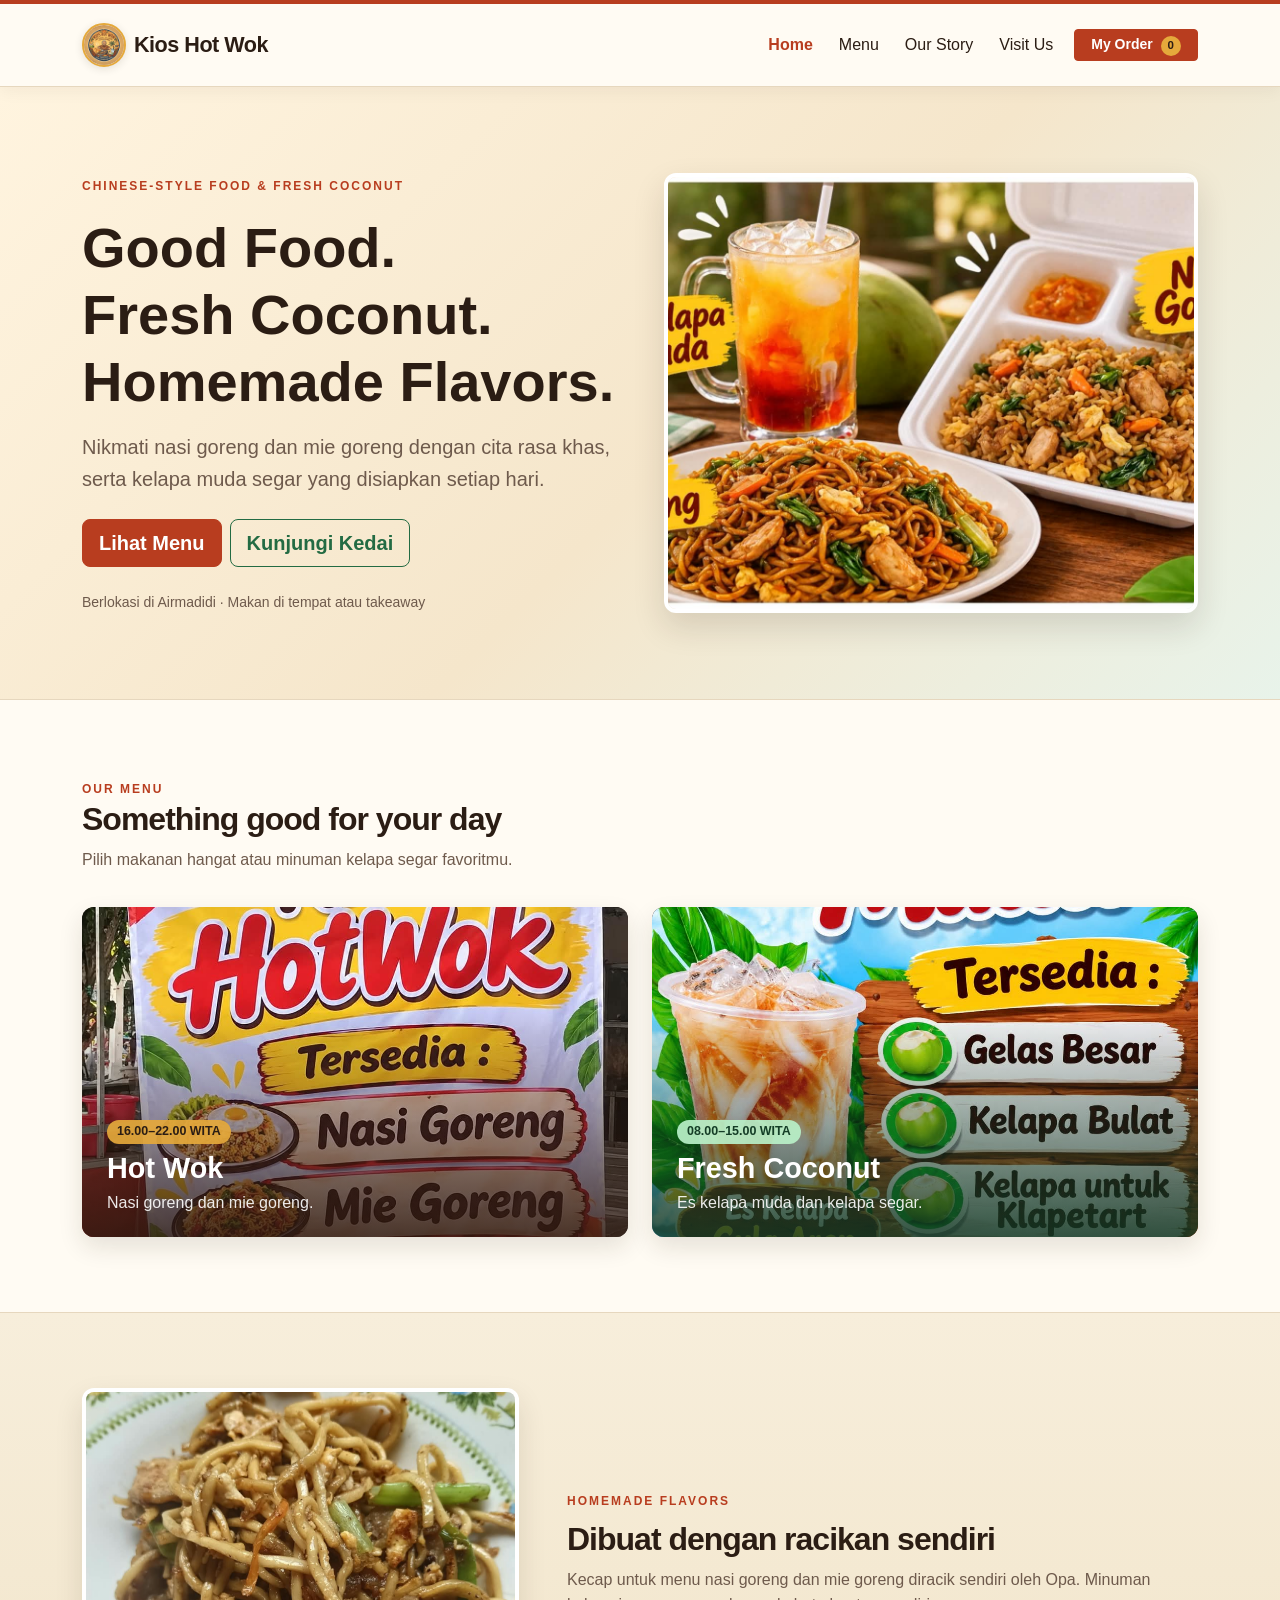
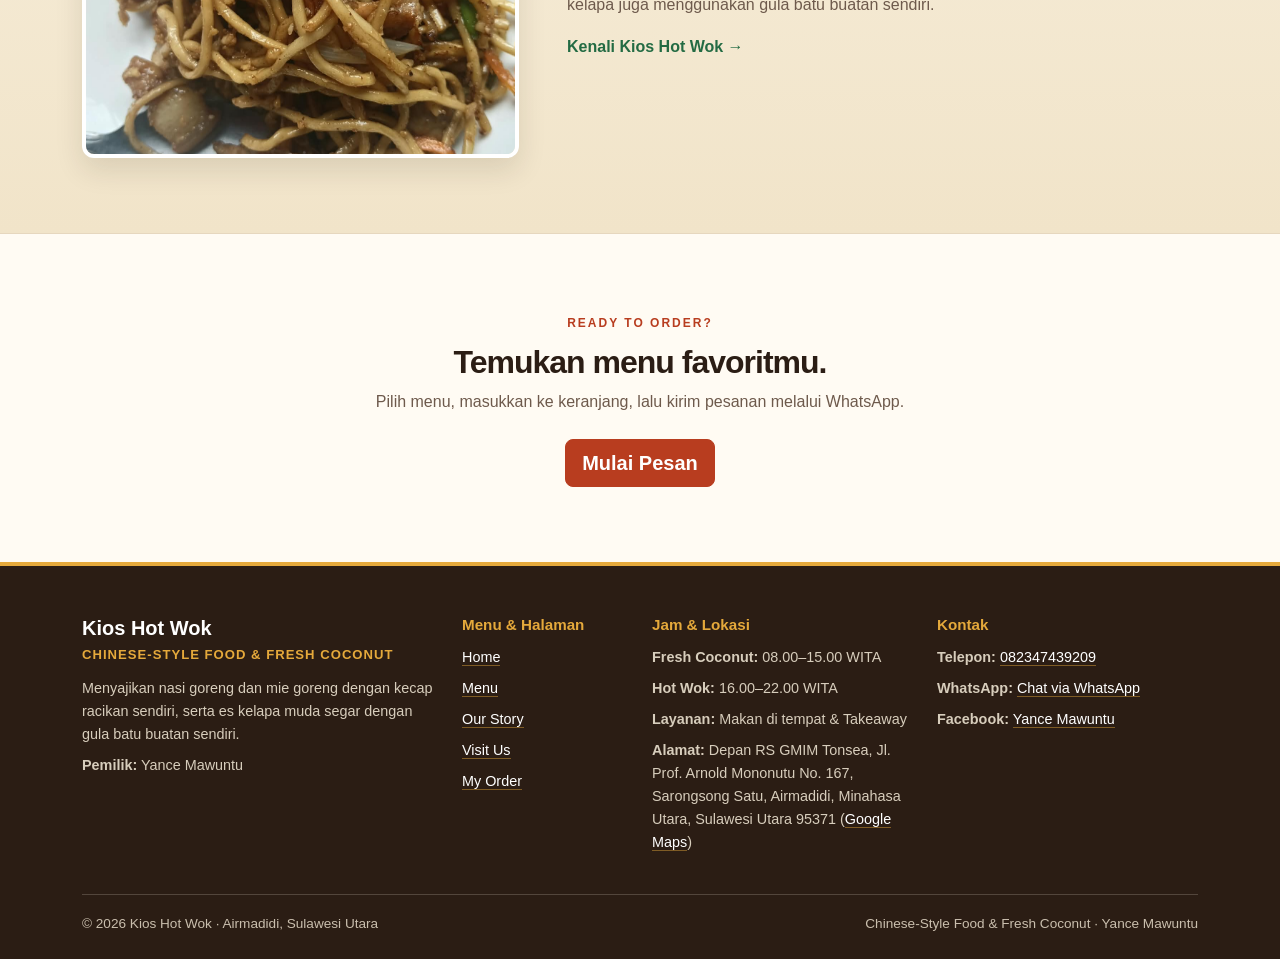
<file: index.html>
<!DOCTYPE html>
<html lang="id">
<head>
    <meta charset="UTF-8">
    <meta name="viewport" content="width=device-width, initial-scale=1.0">
    <title>Kios Hot Wok | Chinese-Style Food & Fresh Coconut</title>
    <link href="https://cdn.jsdelivr.net/npm/bootstrap@5.3.3/dist/css/bootstrap.min.css" rel="stylesheet">
    <link rel="stylesheet" href="css/style.css">
</head>
<body>
    <nav class="navbar navbar-expand-lg bg-white border-bottom sticky-top">
        <div class="container">
            <a class="navbar-brand fw-bold d-inline-flex align-items-center gap-2" href="index.html">
                <span class="brand-logo-wrap"><img src="images/logo.jpg" alt="Logo Kios Hot Wok" class="brand-logo"></span>
                <span>Kios Hot Wok</span>
            </a>
            <button class="navbar-toggler" type="button" data-bs-toggle="collapse" data-bs-target="#mainNav" aria-controls="mainNav" aria-expanded="false" aria-label="Buka navigasi">
                <span class="navbar-toggler-icon"></span>
            </button>
            <div class="collapse navbar-collapse" id="mainNav">
                <ul class="navbar-nav ms-auto align-items-lg-center">
                    <li class="nav-item"><a class="nav-link active" href="index.html">Home</a></li>
                    <li class="nav-item"><a class="nav-link" href="menu.html">Menu</a></li>
                    <li class="nav-item"><a class="nav-link" href="story.html">Our Story</a></li>
                    <li class="nav-item"><a class="nav-link" href="visit.html">Visit Us</a></li>
                    <li class="nav-item ms-lg-2"><a class="btn btn-dark btn-sm px-3" href="order.html">My Order <span class="cart-count">0</span></a></li>
                </ul>
            </div>
        </div>
    </nav>

    <main>
        <section class="hero-section">
            <div class="container">
                <div class="row align-items-center g-5">
                    <div class="col-lg-6">
                        <span class="eyebrow">CHINESE-STYLE FOOD & FRESH COCONUT</span>
                        <h1 class="display-4 fw-bold mt-3">Good Food.<br>Fresh Coconut.<br>Homemade Flavors.</h1>
                        <p class="lead text-secondary mt-3">Nikmati nasi goreng dan mie goreng dengan cita rasa khas, serta kelapa muda segar yang disiapkan setiap hari.</p>
                        <div class="d-flex flex-wrap gap-2 mt-4">
                            <a href="menu.html" class="btn btn-dark btn-lg">Lihat Menu</a>
                            <a href="visit.html" class="btn btn-outline-dark btn-lg">Kunjungi Kedai</a>
                        </div>
                        <p class="small text-secondary mt-4 mb-0">Berlokasi di Airmadidi · Makan di tempat atau takeaway</p>
                    </div>
                    <div class="col-lg-6">
                        <img src="images/hero.jpg" class="hero-image" alt="Menu Kios Hot Wok">
                    </div>
                </div>
            </div>
        </section>

        <section class="section-padding">
            <div class="container">
                <div class="section-heading">
                    <span class="eyebrow">OUR MENU</span>
                    <h2>Something good for your day</h2>
                    <p class="text-secondary">Pilih makanan hangat atau minuman kelapa segar favoritmu.</p>
                </div>
                <div class="row g-4">
                    <div class="col-md-6">
                        <a href="menu.html#hot-wok-menu" class="category-card">
                            <img src="images/hot-wok.jpg" alt="Nasi goreng dan mie goreng">
                            <div><span>16.00–22.00 WITA</span><h3>Hot Wok</h3><p>Nasi goreng dan mie goreng.</p></div>
                        </a>
                    </div>
                    <div class="col-md-6">
                        <a href="menu.html#coconut-menu" class="category-card">
                            <img src="images/fresh-coconut.jpg" alt="Kelapa muda segar">
                            <div><span>08.00–15.00 WITA</span><h3>Fresh Coconut</h3><p>Es kelapa muda dan kelapa segar.</p></div>
                        </a>
                    </div>
                </div>
            </div>
        </section>

        <section class="soft-section section-padding">
            <div class="container">
                <div class="row align-items-center g-5">
                     <div class="col-lg-5"><img src="images/homemade.jpg" class="content-image" alt="Bahan racikan rumahan"></div>
                    <div class="col-lg-7">
                        <span class="eyebrow">HOMEMADE FLAVORS</span>
                        <h2 class="mt-2">Dibuat dengan racikan sendiri</h2>
                        <p class="text-secondary">Kecap untuk menu nasi goreng dan mie goreng diracik sendiri oleh Opa. Minuman kelapa juga menggunakan gula batu buatan sendiri.</p>
                        <a href="story.html" class="text-link">Kenali Kios Hot Wok <span aria-hidden="true">→</span></a>
                    </div>
                </div>
            </div>
        </section>

        <section class="section-padding text-center">
            <div class="container">
                <span class="eyebrow">READY TO ORDER?</span>
                <h2 class="mt-2">Temukan menu favoritmu.</h2>
                <p class="text-secondary">Pilih menu, masukkan ke keranjang, lalu kirim pesanan melalui WhatsApp.</p>
                <a href="menu.html" class="btn btn-dark btn-lg mt-2">Mulai Pesan</a>
            </div>
        </section>
    </main>

    <footer class="site-footer">
        <div class="container">
            <div class="row g-4">
                <div class="col-md-6 col-lg-4">
                    <h2 class="footer-title">Kios Hot Wok</h2>
                    <p class="footer-tagline">Chinese-Style Food & Fresh Coconut</p>
                    <p class="footer-text mb-2">Menyajikan nasi goreng dan mie goreng dengan kecap racikan sendiri, serta es kelapa muda segar dengan gula batu buatan sendiri.</p>
                    <p class="footer-text mb-0"><strong>Pemilik:</strong> Yance Mawuntu</p>
                </div>
                <div class="col-6 col-md-6 col-lg-2">
                    <h3 class="footer-heading">Menu & Halaman</h3>
                    <ul class="footer-links">
                        <li><a href="index.html">Home</a></li>
                        <li><a href="menu.html">Menu</a></li>
                        <li><a href="story.html">Our Story</a></li>
                        <li><a href="visit.html">Visit Us</a></li>
                        <li><a href="order.html">My Order</a></li>
                    </ul>
                </div>
                <div class="col-6 col-md-6 col-lg-3">
                    <h3 class="footer-heading">Jam & Lokasi</h3>
                    <ul class="footer-list">
                        <li><strong>Fresh Coconut:</strong> 08.00–15.00 WITA</li>
                        <li><strong>Hot Wok:</strong> 16.00–22.00 WITA</li>
                        <li><strong>Layanan:</strong> Makan di tempat & Takeaway</li>
                        <li><strong>Alamat:</strong> Depan RS GMIM Tonsea, Jl. Prof. Arnold Mononutu No. 167, Sarongsong Satu, Airmadidi, Minahasa Utara, Sulawesi Utara 95371 (<a href="https://www.google.com/maps/search/?api=1&query=RS+GMIM+Tonsea+Airmadidi+Sulawesi+Utara" target="_blank" rel="noopener noreferrer">Google Maps</a>)</li>
                    </ul>
                </div>
                <div class="col-md-6 col-lg-3">
                    <h3 class="footer-heading">Kontak</h3>
                    <ul class="footer-list">
                        <li><strong>Telepon:</strong> <a href="tel:+6282347439209">082347439209</a></li>
                        <li><strong>WhatsApp:</strong> <a href="https://wa.me/6282347439209" target="_blank" rel="noopener noreferrer">Chat via WhatsApp</a></li>
                        <li><strong>Facebook:</strong> <a href="https://www.facebook.com/search/top?q=Yance%20Mawuntu" target="_blank" rel="noopener noreferrer">Yance Mawuntu</a></li>
                    </ul>
                </div>
            </div>
            <div class="footer-bottom d-flex flex-column flex-md-row justify-content-between gap-2">
                <span>© <span class="current-year"></span> Kios Hot Wok · Airmadidi, Sulawesi Utara</span>
                <span>Chinese-Style Food & Fresh Coconut · Yance Mawuntu</span>
            </div>
        </div>
    </footer>

    <script src="https://cdn.jsdelivr.net/npm/bootstrap@5.3.3/dist/js/bootstrap.bundle.min.js"></script>
    <script src="js/script.js"></script>
</body>
</html>
</file>
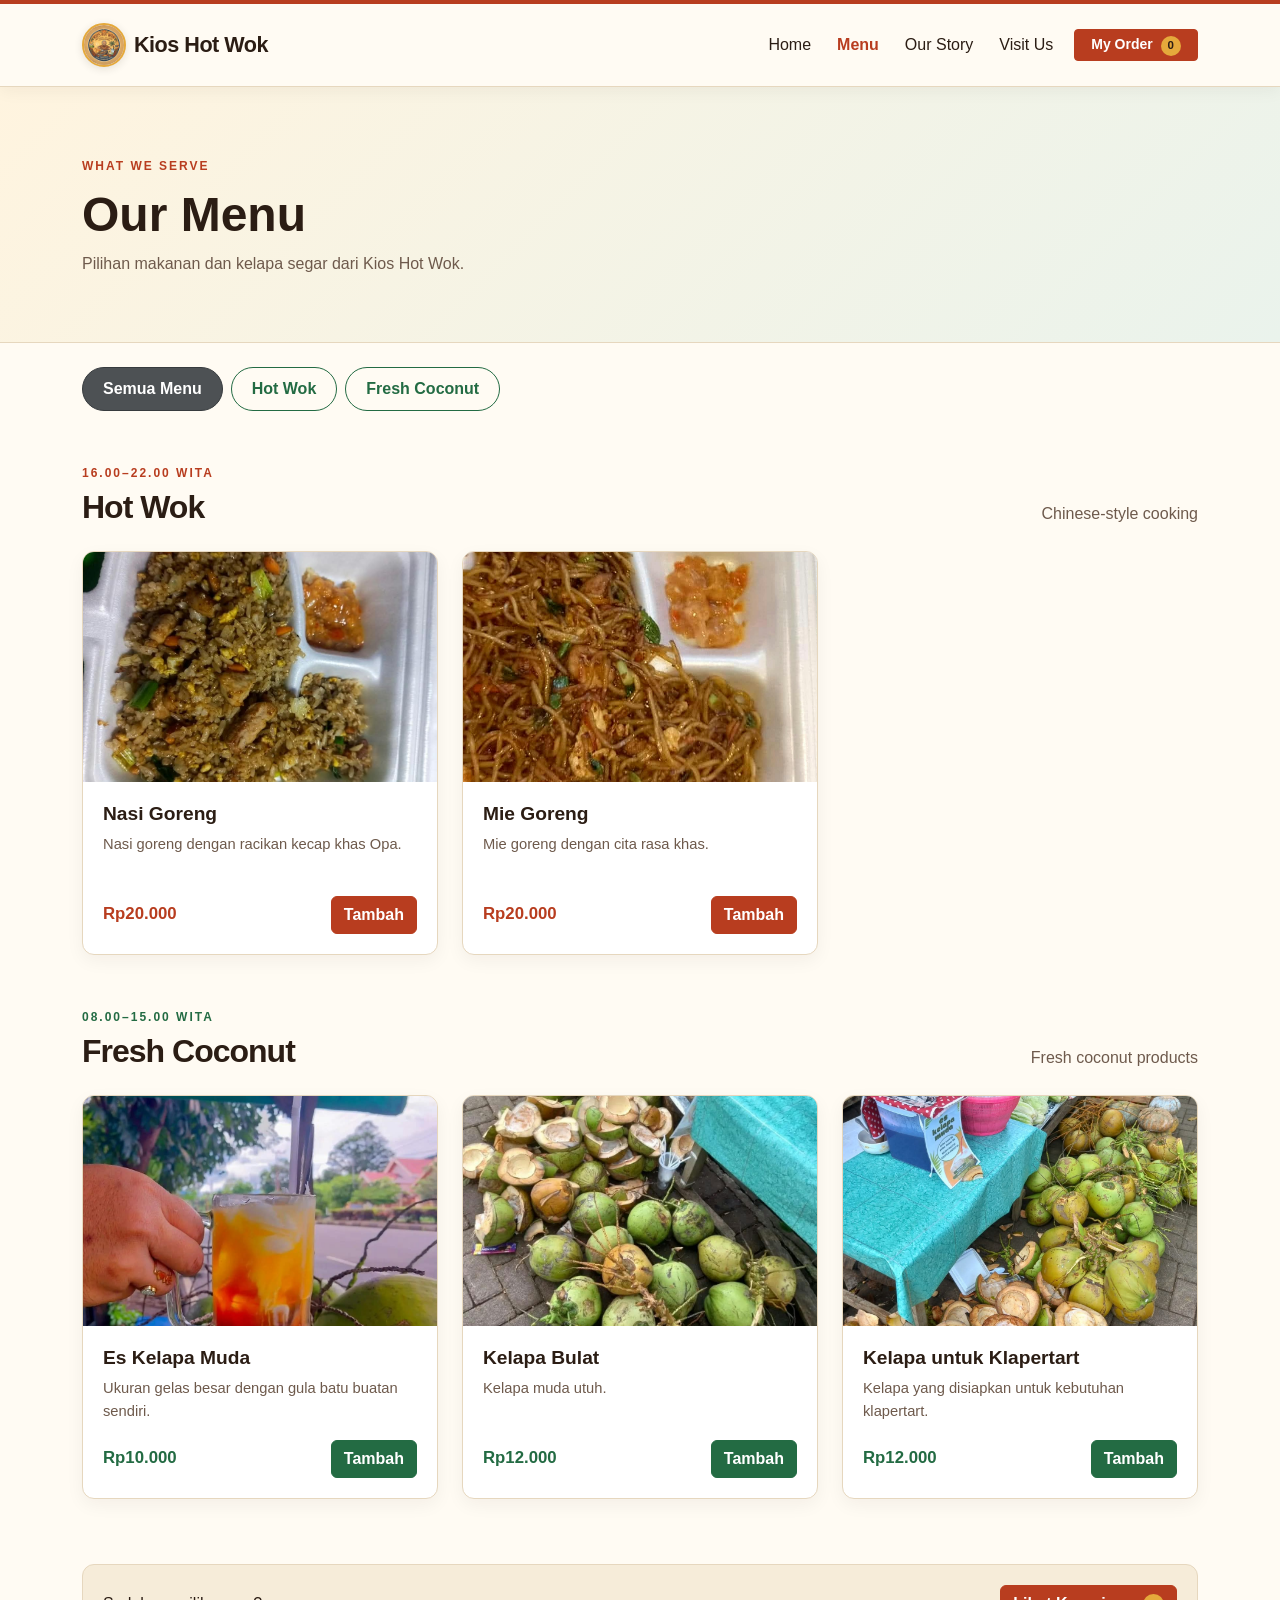
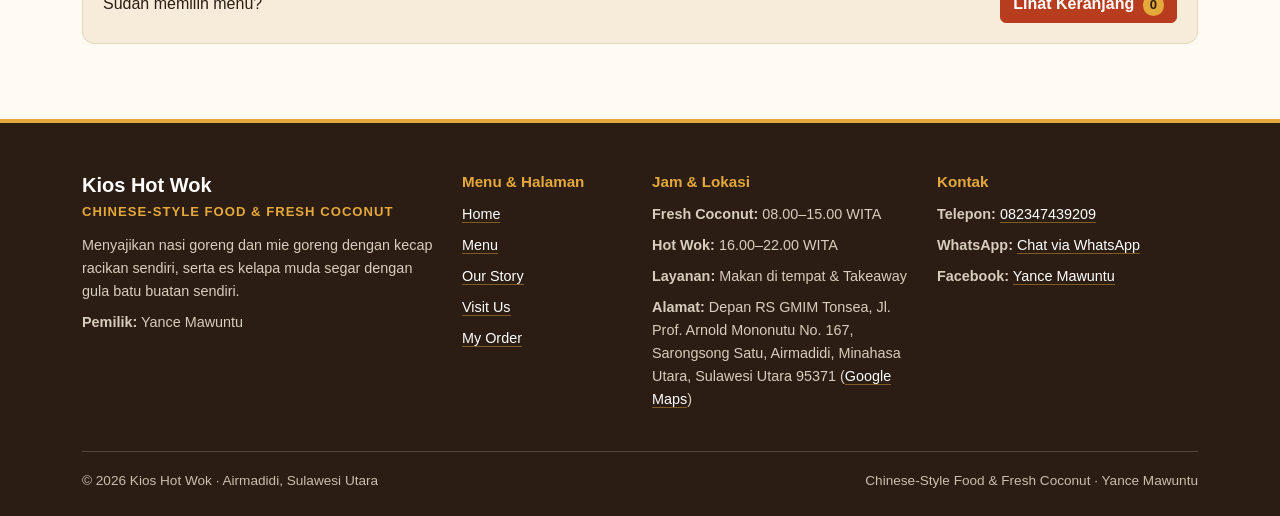
<file: menu.html>
<!DOCTYPE html>
<html lang="id">
<head>
    <meta charset="UTF-8">
    <meta name="viewport" content="width=device-width, initial-scale=1.0">
    <title>Our Menu | Kios Hot Wok</title>
    <link href="https://cdn.jsdelivr.net/npm/bootstrap@5.3.3/dist/css/bootstrap.min.css" rel="stylesheet">
    <link rel="stylesheet" href="css/style.css">
</head>
<body>
    <nav class="navbar navbar-expand-lg bg-white border-bottom sticky-top">
        <div class="container">
            <a class="navbar-brand fw-bold d-inline-flex align-items-center gap-2" href="index.html">
                <span class="brand-logo-wrap"><img src="images/logo.jpg" alt="Logo Kios Hot Wok" class="brand-logo"></span>
                <span>Kios Hot Wok</span>
            </a>
            <button class="navbar-toggler" type="button" data-bs-toggle="collapse" data-bs-target="#mainNav" aria-controls="mainNav" aria-expanded="false" aria-label="Buka navigasi"><span class="navbar-toggler-icon"></span></button>
            <div class="collapse navbar-collapse" id="mainNav">
                <ul class="navbar-nav ms-auto align-items-lg-center">
                    <li class="nav-item"><a class="nav-link" href="index.html">Home</a></li>
                    <li class="nav-item"><a class="nav-link active" href="menu.html">Menu</a></li>
                    <li class="nav-item"><a class="nav-link" href="story.html">Our Story</a></li>
                    <li class="nav-item"><a class="nav-link" href="visit.html">Visit Us</a></li>
                    <li class="nav-item ms-lg-2"><a class="btn btn-dark btn-sm px-3" href="order.html">My Order <span class="cart-count">0</span></a></li>
                </ul>
            </div>
        </div>
    </nav>

    <main>
        <section class="page-header">
            <div class="container">
                <span class="eyebrow">WHAT WE SERVE</span>
                <h1 class="display-5 fw-bold mt-2">Our Menu</h1>
                <p class="text-secondary mb-0">Pilihan makanan dan kelapa segar dari Kios Hot Wok.</p>
            </div>
        </section>

        <section class="section-padding pt-4">
            <div class="container">
                <div class="d-flex flex-wrap gap-2 mb-5" id="menu-filters">
                    <button class="btn btn-dark filter-button active" data-filter="all">Semua Menu</button>
                    <button class="btn btn-outline-dark filter-button" data-filter="hot-wok">Hot Wok</button>
                    <button class="btn btn-outline-dark filter-button" data-filter="coconut">Fresh Coconut</button>
                </div>

                <div id="hot-wok-menu" class="menu-section">
                    <div class="d-flex flex-column flex-md-row justify-content-between align-items-md-end mb-3">
                        <div><span class="eyebrow">16.00–22.00 WITA</span><h2 class="mt-1">Hot Wok</h2></div>
                        <p class="text-secondary mb-2">Chinese-style cooking</p>
                    </div>
                    <div class="row g-4">
                        <div class="col-sm-6 col-lg-4 product-item" data-category="hot-wok">
                            <article class="product-card" data-id="nasi-goreng" data-name="Nasi Goreng" data-price="20000">
                                <img src="images/nasi-goreng.jpg" alt="Nasi Goreng">
                                <div class="product-info"><h3>Nasi Goreng</h3><p class="text-secondary">Nasi goreng dengan racikan kecap khas Opa.</p><div class="product-bottom"><strong>Rp20.000</strong><button type="button" class="btn btn-dark add-to-cart">Tambah</button></div></div>
                            </article>
                        </div>
                        <div class="col-sm-6 col-lg-4 product-item" data-category="hot-wok">
                            <article class="product-card" data-id="mie-goreng" data-name="Mie Goreng" data-price="20000">
                                <img src="images/mie-goreng.jpg" alt="Mie Goreng">
                                <div class="product-info"><h3>Mie Goreng</h3><p class="text-secondary">Mie goreng dengan cita rasa khas.</p><div class="product-bottom"><strong>Rp20.000</strong><button type="button" class="btn btn-dark add-to-cart">Tambah</button></div></div>
                            </article>
                        </div>
                    </div>
                </div>

                <div id="coconut-menu" class="menu-section mt-5">
                    <div class="d-flex flex-column flex-md-row justify-content-between align-items-md-end mb-3">
                        <div><span class="eyebrow">08.00–15.00 WITA</span><h2 class="mt-1">Fresh Coconut</h2></div>
                        <p class="text-secondary mb-2">Fresh coconut products</p>
                    </div>
                    <div class="row g-4">
                        <div class="col-sm-6 col-lg-4 product-item" data-category="coconut">
                            <article class="product-card" data-id="es-kelapa" data-name="Es Kelapa Muda (Gelas Besar)" data-price="10000">
                                <img src="images/es-kelapa.jpg" alt="Es Kelapa Muda">
                                <div class="product-info"><h3>Es Kelapa Muda</h3><p class="text-secondary">Ukuran gelas besar dengan gula batu buatan sendiri.</p><div class="product-bottom"><strong>Rp10.000</strong><button type="button" class="btn btn-dark add-to-cart">Tambah</button></div></div>
                            </article>
                        </div>
                        <div class="col-sm-6 col-lg-4 product-item" data-category="coconut">
                            <article class="product-card" data-id="kelapa-bulat" data-name="Kelapa Bulat" data-price="12000">
                                <img src="images/kelapa-bulat.jpg" alt="Kelapa Bulat">
                                <div class="product-info"><h3>Kelapa Bulat</h3><p class="text-secondary">Kelapa muda utuh.</p><div class="product-bottom"><strong>Rp12.000</strong><button type="button" class="btn btn-dark add-to-cart">Tambah</button></div></div>
                            </article>
                        </div>
                        <div class="col-sm-6 col-lg-4 product-item" data-category="coconut">
                            <article class="product-card" data-id="kelapa-klapertart" data-name="Kelapa untuk Klapertart" data-price="12000">
                                <img src="images/kelapa-klapertart.jpg" alt="Kelapa untuk Klapertart">
                                <div class="product-info"><h3>Kelapa untuk Klapertart</h3><p class="text-secondary">Kelapa yang disiapkan untuk kebutuhan klapertart.</p><div class="product-bottom"><strong>Rp12.000</strong><button type="button" class="btn btn-dark add-to-cart">Tambah</button></div></div>
                            </article>
                        </div>
                    </div>
                </div>

                <div id="cart-message" class="cart-message" role="status" aria-live="polite"></div>
                <div class="cart-shortcut"><span>Sudah memilih menu?</span><a href="order.html" class="btn btn-dark">Lihat Keranjang <span class="cart-count">0</span></a></div>
            </div>
        </section>
    </main>

    <footer class="site-footer">
        <div class="container">
            <div class="row g-4">
                <div class="col-md-6 col-lg-4">
                    <h2 class="footer-title">Kios Hot Wok</h2>
                    <p class="footer-tagline">Chinese-Style Food & Fresh Coconut</p>
                    <p class="footer-text mb-2">Menyajikan nasi goreng dan mie goreng dengan kecap racikan sendiri, serta es kelapa muda segar dengan gula batu buatan sendiri.</p>
                    <p class="footer-text mb-0"><strong>Pemilik:</strong> Yance Mawuntu</p>
                </div>
                <div class="col-6 col-md-6 col-lg-2">
                    <h3 class="footer-heading">Menu & Halaman</h3>
                    <ul class="footer-links">
                        <li><a href="index.html">Home</a></li>
                        <li><a href="menu.html">Menu</a></li>
                        <li><a href="story.html">Our Story</a></li>
                        <li><a href="visit.html">Visit Us</a></li>
                        <li><a href="order.html">My Order</a></li>
                    </ul>
                </div>
                <div class="col-6 col-md-6 col-lg-3">
                    <h3 class="footer-heading">Jam & Lokasi</h3>
                    <ul class="footer-list">
                        <li><strong>Fresh Coconut:</strong> 08.00–15.00 WITA</li>
                        <li><strong>Hot Wok:</strong> 16.00–22.00 WITA</li>
                        <li><strong>Layanan:</strong> Makan di tempat & Takeaway</li>
                        <li><strong>Alamat:</strong> Depan RS GMIM Tonsea, Jl. Prof. Arnold Mononutu No. 167, Sarongsong Satu, Airmadidi, Minahasa Utara, Sulawesi Utara 95371 (<a href="https://www.google.com/maps/search/?api=1&query=RS+GMIM+Tonsea+Airmadidi+Sulawesi+Utara" target="_blank" rel="noopener noreferrer">Google Maps</a>)</li>
                    </ul>
                </div>
                <div class="col-md-6 col-lg-3">
                    <h3 class="footer-heading">Kontak</h3>
                    <ul class="footer-list">
                        <li><strong>Telepon:</strong> <a href="tel:+6282347439209">082347439209</a></li>
                        <li><strong>WhatsApp:</strong> <a href="https://wa.me/6282347439209" target="_blank" rel="noopener noreferrer">Chat via WhatsApp</a></li>
                        <li><strong>Facebook:</strong> <a href="https://www.facebook.com/search/top?q=Yance%20Mawuntu" target="_blank" rel="noopener noreferrer">Yance Mawuntu</a></li>
                    </ul>
                </div>
            </div>
            <div class="footer-bottom d-flex flex-column flex-md-row justify-content-between gap-2">
                <span>© <span class="current-year"></span> Kios Hot Wok · Airmadidi, Sulawesi Utara</span>
                <span>Chinese-Style Food & Fresh Coconut · Yance Mawuntu</span>
            </div>
        </div>
    </footer>
    <script src="https://cdn.jsdelivr.net/npm/bootstrap@5.3.3/dist/js/bootstrap.bundle.min.js"></script>
    <script src="js/script.js"></script>
    <script src="js/menu.js"></script>
</body>
</html>
</file>
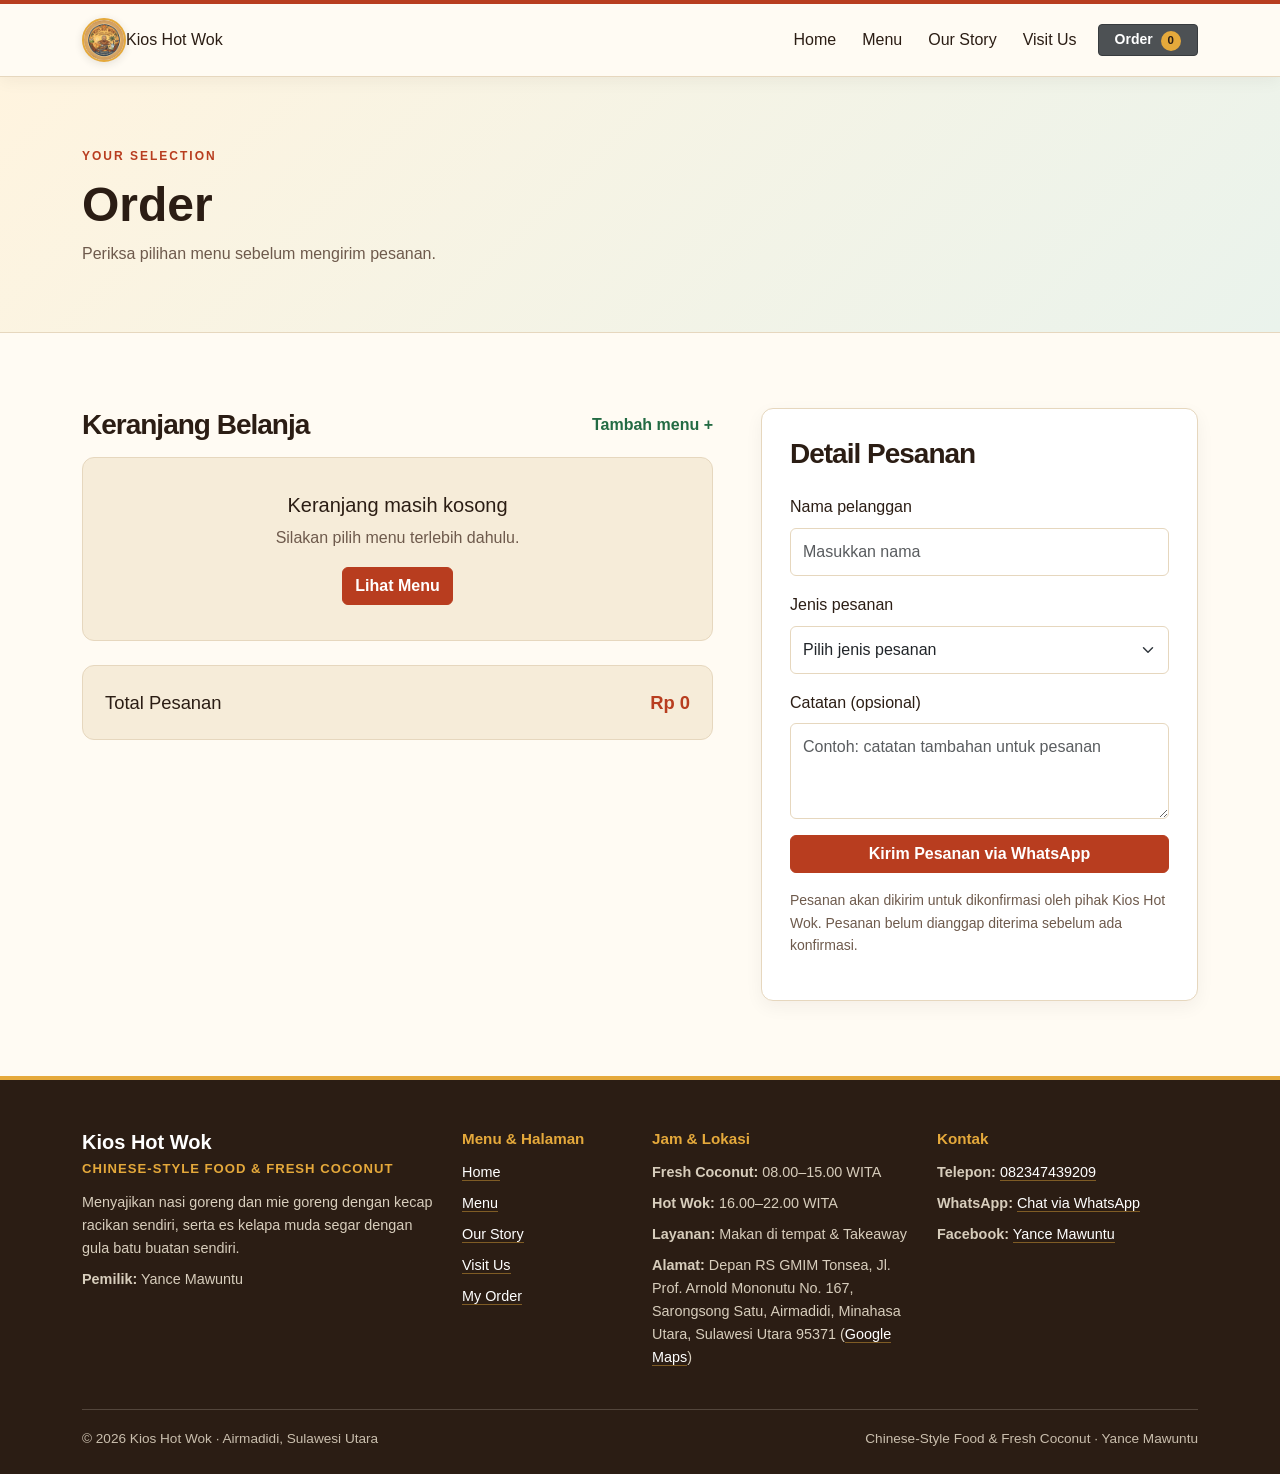
<file: order.html>
<!DOCTYPE html>
<html lang="id">
<head>
    <meta charset="UTF-8">
    <meta name="viewport" content="width=device-width, initial-scale=1.0">
    <title>Order | Kios Hot Wok</title>
    <link href="https://cdn.jsdelivr.net/npm/bootstrap@5.3.3/dist/css/bootstrap.min.css" rel="stylesheet">
    <link rel="stylesheet" href="css/style.css">
</head>
<body>
    <nav class="navbar navbar-expand-lg bg-white border-bottom sticky-top">
        <div class="container">
                <span class="brand-logo-wrap"><img src="images/logo.jpg" alt="Logo Kios Hot Wok" class="brand-logo"></span>
                <span>Kios Hot Wok</span>
            </a>
            <button class="navbar-toggler" type="button" data-bs-toggle="collapse" data-bs-target="#mainNav" aria-controls="mainNav" aria-expanded="false" aria-label="Buka navigasi"><span class="navbar-toggler-icon"></span></button>
            <div class="collapse navbar-collapse" id="mainNav">
                <ul class="navbar-nav ms-auto align-items-lg-center">
                    <li class="nav-item"><a class="nav-link" href="index.html">Home</a></li>
                    <li class="nav-item"><a class="nav-link" href="menu.html">Menu</a></li>
                    <li class="nav-item"><a class="nav-link" href="story.html">Our Story</a></li>
                    <li class="nav-item"><a class="nav-link" href="visit.html">Visit Us</a></li>
                    <li class="nav-item ms-lg-2"><a class="btn btn-dark btn-sm px-3 active" href="order.html">Order <span class="cart-count">0</span></a></li>
                </ul>
            </div>
        </div>
    </nav>

    <main>
        <section class="page-header">
            <div class="container">
                <span class="eyebrow">YOUR SELECTION</span>
                <h1 class="display-5 fw-bold mt-2">Order</h1>
                <p class="text-secondary mb-0">Periksa pilihan menu sebelum mengirim pesanan.</p>
            </div>
        </section>

        <section class="section-padding">
            <div class="container">
                <div class="row g-5">
                    <div class="col-lg-7">
                        <div class="d-flex justify-content-between align-items-center mb-3"><h2 class="h3 mb-0">Keranjang Belanja</h2><a href="menu.html" class="text-link">Tambah menu +</a></div>
                        <div id="cart-items"></div>
                        <div class="cart-total-box mt-4"><span>Total Pesanan</span><strong id="total-price">Rp0</strong></div>
                    </div>
                    <div class="col-lg-5">
                        <div class="order-form-card">
                            <h2 class="h3 mb-4">Detail Pesanan</h2>
                            <form id="order-form">
                                <div class="mb-3"><label for="customer-name" class="form-label">Nama pelanggan</label><input type="text" class="form-control" id="customer-name" placeholder="Masukkan nama" required></div>
                                <div class="mb-3"><label for="order-type" class="form-label">Jenis pesanan</label><select class="form-select" id="order-type" required><option value="">Pilih jenis pesanan</option><option value="Makan di tempat">Makan di tempat</option><option value="Takeaway">Takeaway</option></select></div>
                                <div class="mb-3"><label for="order-notes" class="form-label">Catatan (opsional)</label><textarea class="form-control" id="order-notes" rows="3" placeholder="Contoh: catatan tambahan untuk pesanan"></textarea></div>
                                <button type="submit" class="btn btn-dark w-100">Kirim Pesanan via WhatsApp</button>
                                <p class="small text-secondary mt-3 mb-0">Pesanan akan dikirim untuk dikonfirmasi oleh pihak Kios Hot Wok. Pesanan belum dianggap diterima sebelum ada konfirmasi.</p>
                                <p id="order-message" class="small mt-3 mb-0" role="status" aria-live="polite"></p>
                            </form>
                        </div>
                    </div>
                </div>
            </div>
        </section>
    </main>

    <footer class="site-footer">
        <div class="container">
            <div class="row g-4">
                <div class="col-md-6 col-lg-4">
                    <h2 class="footer-title">Kios Hot Wok</h2>
                    <p class="footer-tagline">Chinese-Style Food & Fresh Coconut</p>
                    <p class="footer-text mb-2">Menyajikan nasi goreng dan mie goreng dengan kecap racikan sendiri, serta es kelapa muda segar dengan gula batu buatan sendiri.</p>
                    <p class="footer-text mb-0"><strong>Pemilik:</strong> Yance Mawuntu</p>
                </div>
                <div class="col-6 col-md-6 col-lg-2">
                    <h3 class="footer-heading">Menu & Halaman</h3>
                    <ul class="footer-links">
                        <li><a href="index.html">Home</a></li>
                        <li><a href="menu.html">Menu</a></li>
                        <li><a href="story.html">Our Story</a></li>
                        <li><a href="visit.html">Visit Us</a></li>
                        <li><a href="order.html">My Order</a></li>
                    </ul>
                </div>
                <div class="col-6 col-md-6 col-lg-3">
                    <h3 class="footer-heading">Jam & Lokasi</h3>
                    <ul class="footer-list">
                        <li><strong>Fresh Coconut:</strong> 08.00–15.00 WITA</li>
                        <li><strong>Hot Wok:</strong> 16.00–22.00 WITA</li>
                        <li><strong>Layanan:</strong> Makan di tempat & Takeaway</li>
                        <li><strong>Alamat:</strong> Depan RS GMIM Tonsea, Jl. Prof. Arnold Mononutu No. 167, Sarongsong Satu, Airmadidi, Minahasa Utara, Sulawesi Utara 95371 (<a href="https://www.google.com/maps/search/?api=1&query=RS+GMIM+Tonsea+Airmadidi+Sulawesi+Utara" target="_blank" rel="noopener noreferrer">Google Maps</a>)</li>
                    </ul>
                </div>
                <div class="col-md-6 col-lg-3">
                    <h3 class="footer-heading">Kontak</h3>
                    <ul class="footer-list">
                        <li><strong>Telepon:</strong> <a href="tel:+6282347439209">082347439209</a></li>
                        <li><strong>WhatsApp:</strong> <a href="https://wa.me/6282347439209" target="_blank" rel="noopener noreferrer">Chat via WhatsApp</a></li>
                        <li><strong>Facebook:</strong> <a href="https://www.facebook.com/search/top?q=Yance%20Mawuntu" target="_blank" rel="noopener noreferrer">Yance Mawuntu</a></li>
                    </ul>
                </div>
            </div>
            <div class="footer-bottom d-flex flex-column flex-md-row justify-content-between gap-2">
                <span>© <span class="current-year"></span> Kios Hot Wok · Airmadidi, Sulawesi Utara</span>
                <span>Chinese-Style Food & Fresh Coconut · Yance Mawuntu</span>
            </div>
        </div>
    </footer>
    <script src="https://cdn.jsdelivr.net/npm/bootstrap@5.3.3/dist/js/bootstrap.bundle.min.js"></script>
    <script src="js/script.js"></script>
    <script src="js/cart.js"></script>
</body>
</html>
</file>
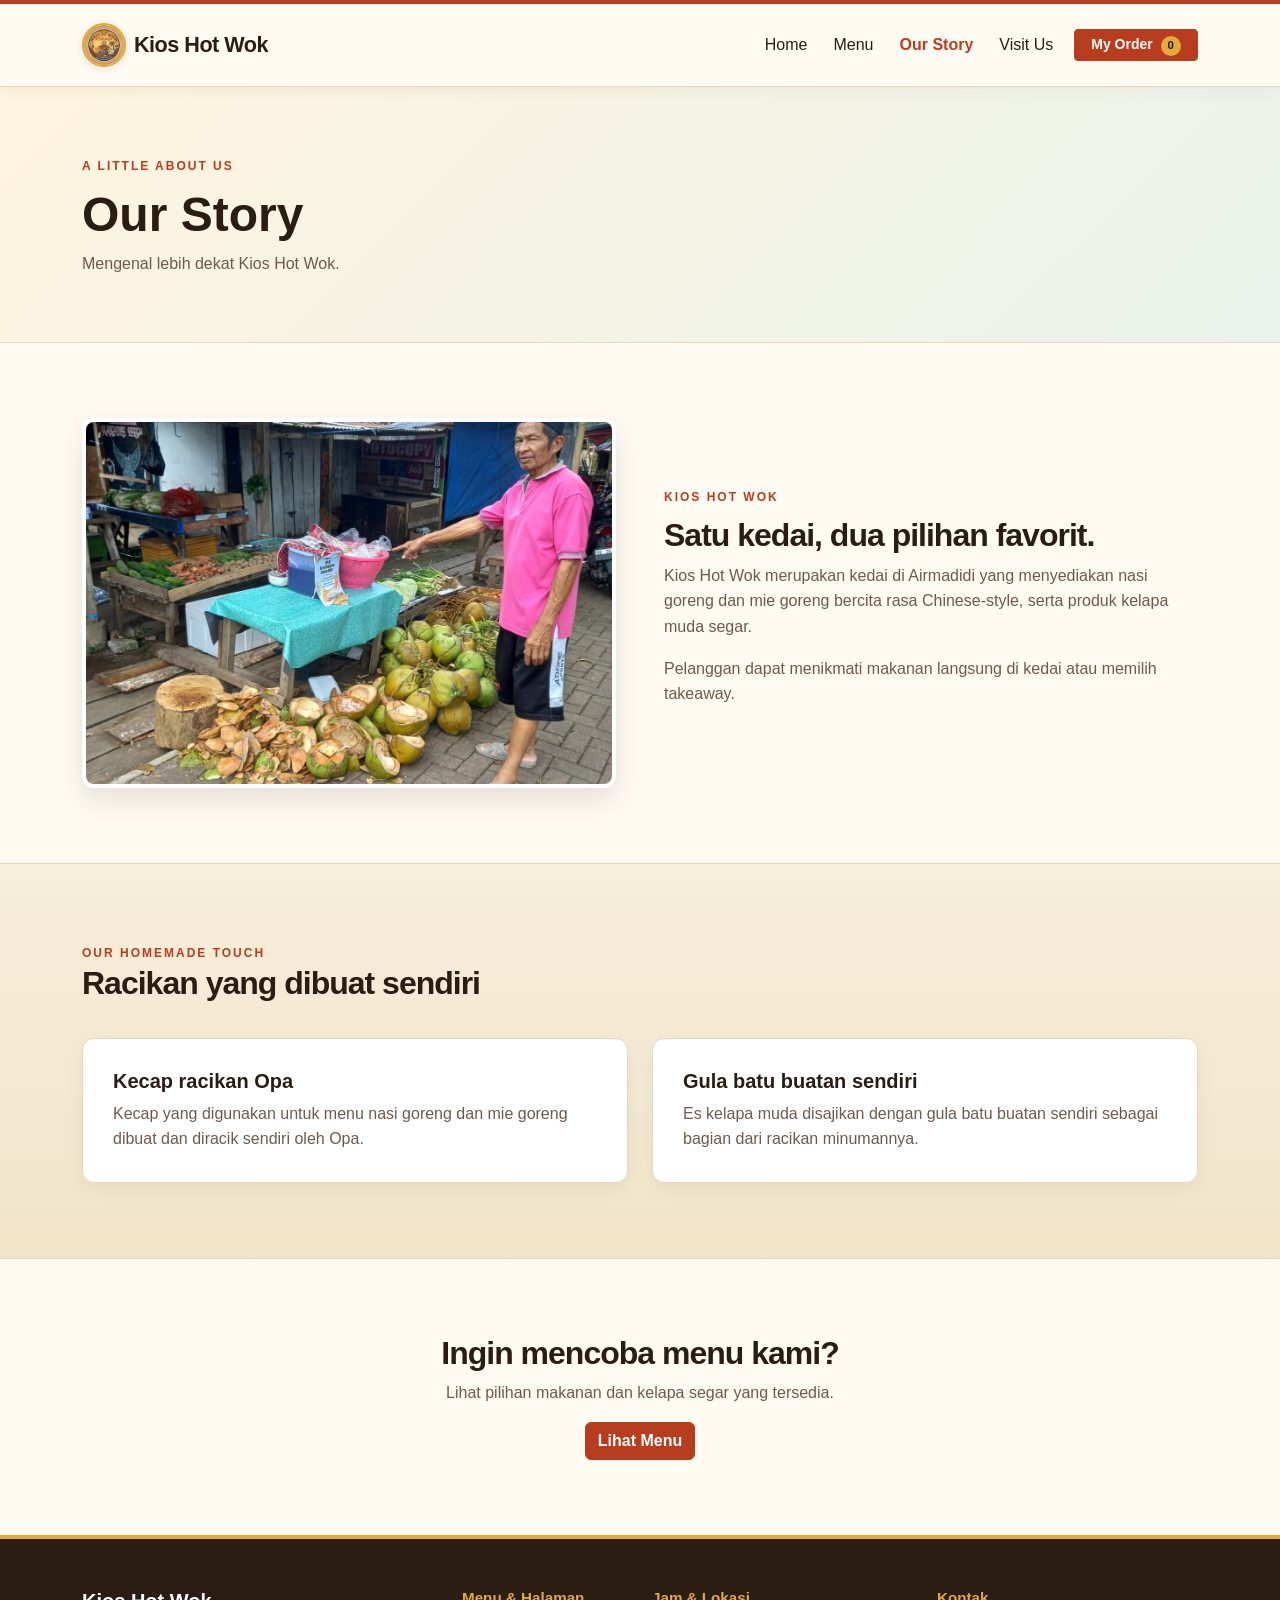
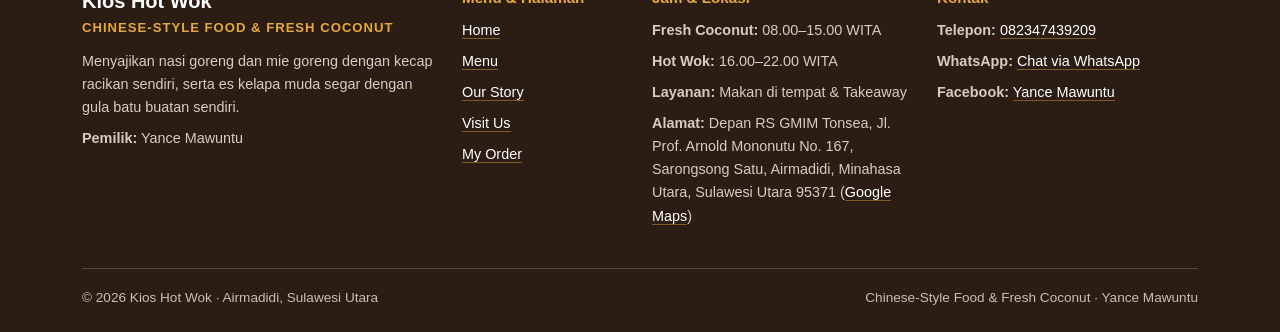
<file: story.html>
<!DOCTYPE html>
<html lang="id">
<head>
    <meta charset="UTF-8">
    <meta name="viewport" content="width=device-width, initial-scale=1.0">
    <title>Our Story | Kios Hot Wok</title>
    <link href="https://cdn.jsdelivr.net/npm/bootstrap@5.3.3/dist/css/bootstrap.min.css" rel="stylesheet">
    <link rel="stylesheet" href="css/style.css">
</head>
<body>
    <nav class="navbar navbar-expand-lg bg-white border-bottom sticky-top">
        <div class="container">
            <a class="navbar-brand fw-bold d-inline-flex align-items-center gap-2" href="index.html">
                <span class="brand-logo-wrap"><img src="images/logo.jpg" alt="Logo Kios Hot Wok" class="brand-logo"></span>
                <span>Kios Hot Wok</span>
            </a>
            <button class="navbar-toggler" type="button" data-bs-toggle="collapse" data-bs-target="#mainNav" aria-controls="mainNav" aria-expanded="false" aria-label="Buka navigasi"><span class="navbar-toggler-icon"></span></button>
            <div class="collapse navbar-collapse" id="mainNav">
                <ul class="navbar-nav ms-auto align-items-lg-center">
                    <li class="nav-item"><a class="nav-link" href="index.html">Home</a></li>
                    <li class="nav-item"><a class="nav-link" href="menu.html">Menu</a></li>
                    <li class="nav-item"><a class="nav-link active" href="story.html">Our Story</a></li>
                    <li class="nav-item"><a class="nav-link" href="visit.html">Visit Us</a></li>
                    <li class="nav-item ms-lg-2"><a class="btn btn-dark btn-sm px-3" href="order.html">My Order <span class="cart-count">0</span></a></li>
                </ul>
            </div>
        </div>
    </nav>

    <main>
        <section class="page-header">
            <div class="container">
                <span class="eyebrow">A LITTLE ABOUT US</span>
                <h1 class="display-5 fw-bold mt-2">Our Story</h1>
                <p class="text-secondary mb-0">Mengenal lebih dekat Kios Hot Wok.</p>
            </div>
        </section>

        <section class="section-padding">
            <div class="container">
                <div class="row align-items-center g-5">
                    <div class="col-lg-6"><img src="images/kedai.jpg" class="content-image" alt="Kedai Kios Hot Wok"></div>
                    <div class="col-lg-6">
                        <span class="eyebrow">KIOS HOT WOK</span>
                        <h2 class="mt-2">Satu kedai, dua pilihan favorit.</h2>
                        <p class="text-secondary">Kios Hot Wok merupakan kedai di Airmadidi yang menyediakan nasi goreng dan mie goreng bercita rasa Chinese-style, serta produk kelapa muda segar.</p>
                        <p class="text-secondary">Pelanggan dapat menikmati makanan langsung di kedai atau memilih takeaway.</p>
                    </div>
                </div>
            </div>
        </section>

        <section class="soft-section section-padding">
            <div class="container">
                <div class="section-heading"><span class="eyebrow">OUR HOMEMADE TOUCH</span><h2>Racikan yang dibuat sendiri</h2></div>
                <div class="row g-4">
                    <div class="col-md-6"><div class="info-card h-100"><h3>Kecap racikan Opa</h3><p class="text-secondary mb-0">Kecap yang digunakan untuk menu nasi goreng dan mie goreng dibuat dan diracik sendiri oleh Opa.</p></div></div>
                    <div class="col-md-6"><div class="info-card h-100"><h3>Gula batu buatan sendiri</h3><p class="text-secondary mb-0">Es kelapa muda disajikan dengan gula batu buatan sendiri sebagai bagian dari racikan minumannya.</p></div></div>
                </div>
            </div>
        </section>

        <section class="section-padding text-center">
            <div class="container"><h2>Ingin mencoba menu kami?</h2><p class="text-secondary">Lihat pilihan makanan dan kelapa segar yang tersedia.</p><a href="menu.html" class="btn btn-dark">Lihat Menu</a></div>
        </section>
    </main>

    <footer class="site-footer">
        <div class="container">
            <div class="row g-4">
                <div class="col-md-6 col-lg-4">
                    <h2 class="footer-title">Kios Hot Wok</h2>
                    <p class="footer-tagline">Chinese-Style Food & Fresh Coconut</p>
                    <p class="footer-text mb-2">Menyajikan nasi goreng dan mie goreng dengan kecap racikan sendiri, serta es kelapa muda segar dengan gula batu buatan sendiri.</p>
                    <p class="footer-text mb-0"><strong>Pemilik:</strong> Yance Mawuntu</p>
                </div>
                <div class="col-6 col-md-6 col-lg-2">
                    <h3 class="footer-heading">Menu & Halaman</h3>
                    <ul class="footer-links">
                        <li><a href="index.html">Home</a></li>
                        <li><a href="menu.html">Menu</a></li>
                        <li><a href="story.html">Our Story</a></li>
                        <li><a href="visit.html">Visit Us</a></li>
                        <li><a href="order.html">My Order</a></li>
                    </ul>
                </div>
                <div class="col-6 col-md-6 col-lg-3">
                    <h3 class="footer-heading">Jam & Lokasi</h3>
                    <ul class="footer-list">
                        <li><strong>Fresh Coconut:</strong> 08.00–15.00 WITA</li>
                        <li><strong>Hot Wok:</strong> 16.00–22.00 WITA</li>
                        <li><strong>Layanan:</strong> Makan di tempat & Takeaway</li>
                        <li><strong>Alamat:</strong> Depan RS GMIM Tonsea, Jl. Prof. Arnold Mononutu No. 167, Sarongsong Satu, Airmadidi, Minahasa Utara, Sulawesi Utara 95371 (<a href="https://www.google.com/maps/search/?api=1&query=RS+GMIM+Tonsea+Airmadidi+Sulawesi+Utara" target="_blank" rel="noopener noreferrer">Google Maps</a>)</li>
                    </ul>
                </div>
                <div class="col-md-6 col-lg-3">
                    <h3 class="footer-heading">Kontak</h3>
                    <ul class="footer-list">
                        <li><strong>Telepon:</strong> <a href="tel:+6282347439209">082347439209</a></li>
                        <li><strong>WhatsApp:</strong> <a href="https://wa.me/6282347439209" target="_blank" rel="noopener noreferrer">Chat via WhatsApp</a></li>
                        <li><strong>Facebook:</strong> <a href="https://www.facebook.com/search/top?q=Yance%20Mawuntu" target="_blank" rel="noopener noreferrer">Yance Mawuntu</a></li>
                    </ul>
                </div>
            </div>
            <div class="footer-bottom d-flex flex-column flex-md-row justify-content-between gap-2">
                <span>© <span class="current-year"></span> Kios Hot Wok · Airmadidi, Sulawesi Utara</span>
                <span>Chinese-Style Food & Fresh Coconut · Yance Mawuntu</span>
            </div>
        </div>
    </footer>
    <script src="https://cdn.jsdelivr.net/npm/bootstrap@5.3.3/dist/js/bootstrap.bundle.min.js"></script>
    <script src="js/script.js"></script>
</body>
</html>
</file>
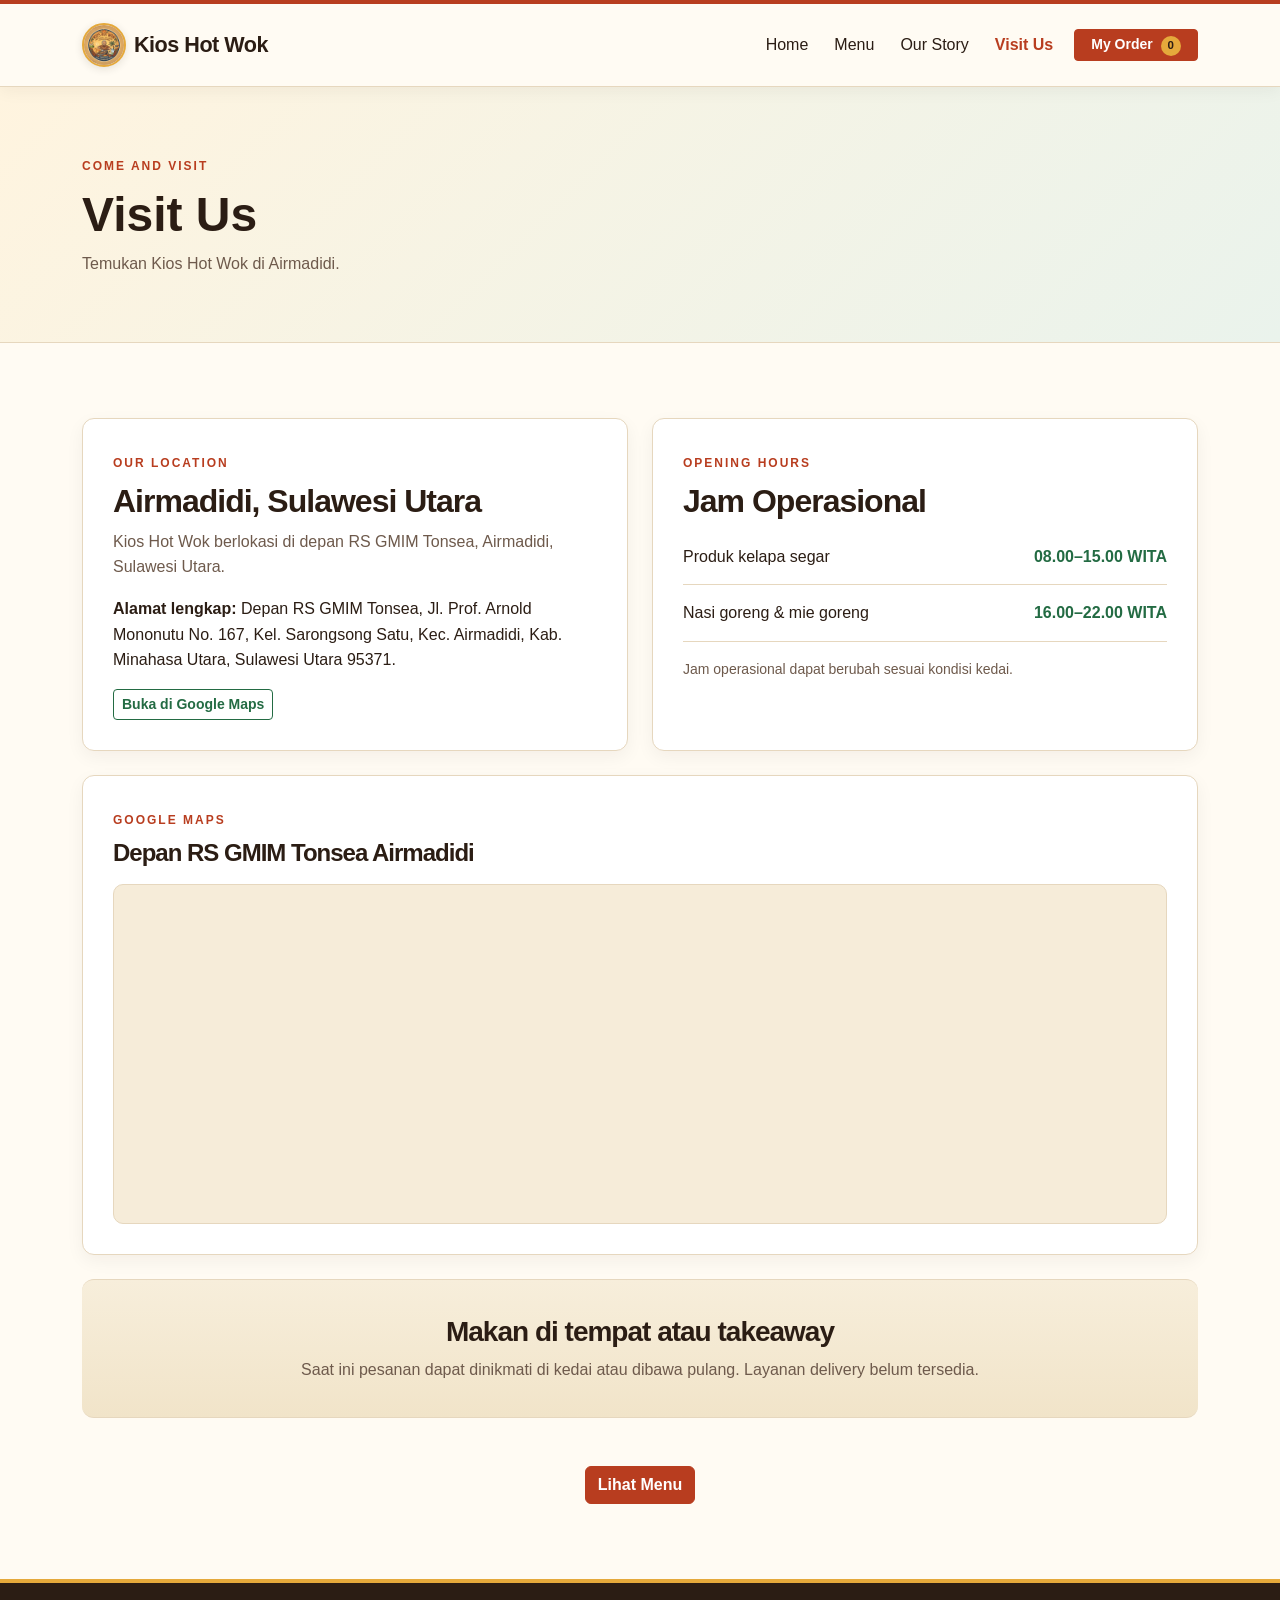
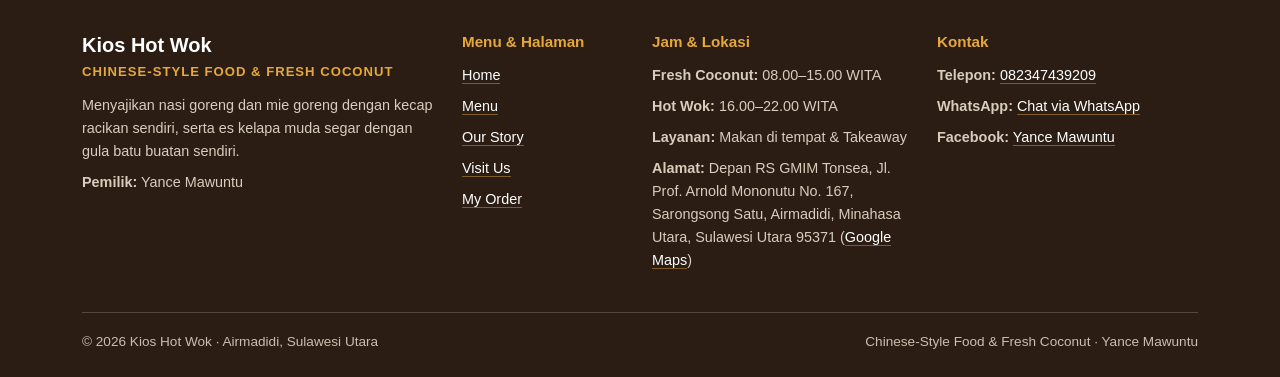
<file: visit.html>
<!DOCTYPE html>
<html lang="id">
<head>
    <meta charset="UTF-8">
    <meta name="viewport" content="width=device-width, initial-scale=1.0">
    <title>Visit Us | Kios Hot Wok</title>
    <link href="https://cdn.jsdelivr.net/npm/bootstrap@5.3.3/dist/css/bootstrap.min.css" rel="stylesheet">
    <link rel="stylesheet" href="css/style.css">
</head>
<body>
    <nav class="navbar navbar-expand-lg bg-white border-bottom sticky-top">
        <div class="container">
            <a class="navbar-brand fw-bold d-inline-flex align-items-center gap-2" href="index.html">
                <span class="brand-logo-wrap"><img src="images/logo.jpg" alt="Logo Kios Hot Wok" class="brand-logo"></span>
                <span>Kios Hot Wok</span>
            </a>
            <button class="navbar-toggler" type="button" data-bs-toggle="collapse" data-bs-target="#mainNav" aria-controls="mainNav" aria-expanded="false" aria-label="Buka navigasi"><span class="navbar-toggler-icon"></span></button>
            <div class="collapse navbar-collapse" id="mainNav">
                <ul class="navbar-nav ms-auto align-items-lg-center">
                    <li class="nav-item"><a class="nav-link" href="index.html">Home</a></li>
                    <li class="nav-item"><a class="nav-link" href="menu.html">Menu</a></li>
                    <li class="nav-item"><a class="nav-link" href="story.html">Our Story</a></li>
                    <li class="nav-item"><a class="nav-link active" href="visit.html">Visit Us</a></li>
                    <li class="nav-item ms-lg-2"><a class="btn btn-dark btn-sm px-3" href="order.html">My Order <span class="cart-count">0</span></a></li>
                </ul>
            </div>
        </div>
    </nav>

    <main>
        <section class="page-header">
            <div class="container">
                <span class="eyebrow">COME AND VISIT</span>
                <h1 class="display-5 fw-bold mt-2">Visit Us</h1>
                <p class="text-secondary mb-0">Temukan Kios Hot Wok di Airmadidi.</p>
            </div>
        </section>

        <section class="section-padding">
            <div class="container">
                <div class="row g-4">
                    <div class="col-lg-6">
                        <div class="info-card h-100">
                            <span class="eyebrow">OUR LOCATION</span>
                            <h2 class="mt-2">Airmadidi, Sulawesi Utara</h2>
                            <p class="text-secondary">Kios Hot Wok berlokasi di depan RS GMIM Tonsea, Airmadidi, Sulawesi Utara.</p>
                            <p class="mb-3"><strong>Alamat lengkap:</strong> Depan RS GMIM Tonsea, Jl. Prof. Arnold Mononutu No. 167, Kel. Sarongsong Satu, Kec. Airmadidi, Kab. Minahasa Utara, Sulawesi Utara 95371.</p>
                            <a href="https://www.google.com/maps/search/?api=1&query=RS+GMIM+Tonsea+Airmadidi+Sulawesi+Utara" target="_blank" rel="noopener noreferrer" class="btn btn-outline-dark btn-sm">Buka di Google Maps</a>
                        </div>
                    </div>
                    <div class="col-lg-6"><div class="info-card h-100"><span class="eyebrow">OPENING HOURS</span><h2 class="mt-2">Jam Operasional</h2><div class="hours-row"><span>Produk kelapa segar</span><strong>08.00–15.00 WITA</strong></div><div class="hours-row"><span>Nasi goreng & mie goreng</span><strong>16.00–22.00 WITA</strong></div><p class="small text-secondary mt-3 mb-0">Jam operasional dapat berubah sesuai kondisi kedai.</p></div></div>
                </div>
                <div class="info-card mt-4">
                    <span class="eyebrow">GOOGLE MAPS</span>
                    <h2 class="h4 mt-2 mb-3">Depan RS GMIM Tonsea Airmadidi</h2>
                    <iframe class="map-embed" title="Lokasi Kios Hot Wok di depan RS GMIM Tonsea Airmadidi" src="https://maps.google.com/maps?q=RS%20GMIM%20Tonsea%20Airmadidi%20Sulawesi%20Utara&t=&z=17&ie=UTF8&iwloc=&output=embed" loading="lazy" referrerpolicy="no-referrer-when-downgrade"></iframe>
                </div>
                <div class="soft-section visit-note mt-4"><div class="container text-center"><h2 class="h3">Makan di tempat atau takeaway</h2><p class="text-secondary mb-0">Saat ini pesanan dapat dinikmati di kedai atau dibawa pulang. Layanan delivery belum tersedia.</p></div></div>
                <div class="text-center mt-5"><a href="menu.html" class="btn btn-dark">Lihat Menu</a></div>
            </div>
        </section>
    </main>

    <footer class="site-footer">
        <div class="container">
            <div class="row g-4">
                <div class="col-md-6 col-lg-4">
                    <h2 class="footer-title">Kios Hot Wok</h2>
                    <p class="footer-tagline">Chinese-Style Food & Fresh Coconut</p>
                    <p class="footer-text mb-2">Menyajikan nasi goreng dan mie goreng dengan kecap racikan sendiri, serta es kelapa muda segar dengan gula batu buatan sendiri.</p>
                    <p class="footer-text mb-0"><strong>Pemilik:</strong> Yance Mawuntu</p>
                </div>
                <div class="col-6 col-md-6 col-lg-2">
                    <h3 class="footer-heading">Menu & Halaman</h3>
                    <ul class="footer-links">
                        <li><a href="index.html">Home</a></li>
                        <li><a href="menu.html">Menu</a></li>
                        <li><a href="story.html">Our Story</a></li>
                        <li><a href="visit.html">Visit Us</a></li>
                        <li><a href="order.html">My Order</a></li>
                    </ul>
                </div>
                <div class="col-6 col-md-6 col-lg-3">
                    <h3 class="footer-heading">Jam & Lokasi</h3>
                    <ul class="footer-list">
                        <li><strong>Fresh Coconut:</strong> 08.00–15.00 WITA</li>
                        <li><strong>Hot Wok:</strong> 16.00–22.00 WITA</li>
                        <li><strong>Layanan:</strong> Makan di tempat & Takeaway</li>
                        <li><strong>Alamat:</strong> Depan RS GMIM Tonsea, Jl. Prof. Arnold Mononutu No. 167, Sarongsong Satu, Airmadidi, Minahasa Utara, Sulawesi Utara 95371 (<a href="https://www.google.com/maps/search/?api=1&query=RS+GMIM+Tonsea+Airmadidi+Sulawesi+Utara" target="_blank" rel="noopener noreferrer">Google Maps</a>)</li>
                    </ul>
                </div>
                <div class="col-md-6 col-lg-3">
                    <h3 class="footer-heading">Kontak</h3>
                    <ul class="footer-list">
                        <li><strong>Telepon:</strong> <a href="tel:+6282347439209">082347439209</a></li>
                        <li><strong>WhatsApp:</strong> <a href="https://wa.me/6282347439209" target="_blank" rel="noopener noreferrer">Chat via WhatsApp</a></li>
                        <li><strong>Facebook:</strong> <a href="https://www.facebook.com/search/top?q=Yance%20Mawuntu" target="_blank" rel="noopener noreferrer">Yance Mawuntu</a></li>
                    </ul>
                </div>
            </div>
            <div class="footer-bottom d-flex flex-column flex-md-row justify-content-between gap-2">
                <span>© <span class="current-year"></span> Kios Hot Wok · Airmadidi, Sulawesi Utara</span>
                <span>Chinese-Style Food & Fresh Coconut · Yance Mawuntu</span>
            </div>
        </div>
    </footer>
    <script src="https://cdn.jsdelivr.net/npm/bootstrap@5.3.3/dist/js/bootstrap.bundle.min.js"></script>
    <script src="js/script.js"></script>
</body>
</html>
</file>
<file: css/style.css>
:root {
    --bg-cream: #fffbf3;
    --bg-warm: #f6ecd9;
    --bg-mint-tint: #eaf4ec;
    --text-main: #2b1d14;
    --text-muted: #6e5a4c;
    --coconut-green: #236b43;
    --coconut-green-dark: #195132;
    --wok-flame: #b83d1f;
    --wok-flame-dark: #963017;
    --golden-amber: #e5a93b;
    --border-warm: #e6d7be;
}

* {
    box-sizing: border-box;
}

body {
    font-family: Arial, Helvetica, sans-serif;
    color: var(--text-main);
    line-height: 1.6;
    background: var(--bg-cream);
}

.text-secondary {
    color: var(--text-muted) !important;
}

img {
    max-width: 100%;
    display: block;
}

.navbar {
    padding: 14px 0;
    border-top: 4px solid var(--wok-flame);
    border-bottom: 1px solid var(--border-warm) !important;
    box-shadow: 0 4px 16px rgba(43, 29, 20, 0.05);
}

.navbar.bg-white {
    background-color: rgba(255, 251, 243, 0.97) !important;
    backdrop-filter: blur(6px);
}

.navbar-brand {
    letter-spacing: -0.5px;
    font-size: 1.35rem;
    color: var(--text-main);
}

.navbar-brand:hover {
    color: var(--wok-flame);
}

.brand-logo-wrap {
    width: 44px;
    height: 44px;
    border-radius: 50%;
    overflow: hidden;
    display: inline-flex;
    align-items: center;
    justify-content: center;
    flex-shrink: 0;
    border: 2px solid var(--golden-amber);
    background: var(--bg-warm);
    box-shadow: 0 2px 8px rgba(43, 29, 20, 0.12);
}

.brand-logo {
    width: 100%;
    height: 100%;
    object-fit: cover;
    object-position: 50% 51%;
    animation: spinLogo 10s linear infinite;
}

@keyframes spinLogo {
    from {
        transform: scale(1.24) rotate(0deg);
    }
    to {
        transform: scale(1.24) rotate(360deg);
    }
}

.nav-link {
    margin: 0 5px;
    color: var(--text-main);
    font-weight: 500;
    transition: color .2s ease;
}

.nav-link:hover,
.nav-link.active {
    color: var(--wok-flame) !important;
    font-weight: 700;
}

.cart-count {
    display: inline-block;
    margin-left: 4px;
    padding: 1px 7px;
    border-radius: 999px;
    background: var(--golden-amber);
    color: var(--text-main);
    font-size: .82em;
    font-weight: 700;
}

.btn-dark {
    background-color: var(--wok-flame);
    border-color: var(--wok-flame);
    color: #fff;
    font-weight: 600;
    transition: background-color .2s ease, border-color .2s ease, transform .15s ease;
}

.btn-dark:hover,
.btn-dark:focus,
.btn-dark:active {
    background-color: var(--wok-flame-dark) !important;
    border-color: var(--wok-flame-dark) !important;
    color: #fff !important;
}

.btn-outline-dark {
    color: var(--coconut-green);
    border-color: var(--coconut-green);
    font-weight: 600;
    transition: background-color .2s ease, border-color .2s ease, color .2s ease;
}

.btn-outline-dark:hover,
.btn-outline-dark:focus,
.btn-outline-dark:active {
    background-color: var(--coconut-green) !important;
    border-color: var(--coconut-green) !important;
    color: #fff !important;
}

.hero-section {
    padding: 85px 0;
    background: linear-gradient(135deg, #fff4df 0%, #f5e6cb 55%, #e8f3ea 100%);
    border-bottom: 1px solid var(--border-warm);
}

.hero-image {
    width: 100%;
    height: 440px;
    object-fit: cover;
    border-radius: 12px;
    border: 4px solid #fff;
    background: var(--bg-warm);
    box-shadow: 0 14px 32px rgba(43, 29, 20, 0.14);
}

.eyebrow {
    font-size: .75rem;
    font-weight: 700;
    letter-spacing: 2px;
    color: var(--wok-flame);
}

.section-padding {
    padding: 75px 0;
}

.section-heading {
    margin-bottom: 35px;
}

.section-heading h2,
.section-padding h2 {
    font-weight: 700;
    letter-spacing: -1px;
    color: var(--text-main);
}

.category-card {
    display: block;
    position: relative;
    min-height: 330px;
    overflow: hidden;
    border-radius: 12px;
    color: #fff;
    text-decoration: none;
    background: var(--text-main);
    box-shadow: 0 10px 24px rgba(43, 29, 20, 0.12);
}

.category-card::after {
    content: "";
    position: absolute;
    inset: 0;
    background: linear-gradient(transparent 30%, rgba(43, 24, 14, .84));
}

.category-card[href*="coconut-menu"]::after {
    background: linear-gradient(transparent 30%, rgba(18, 56, 35, .86));
}

.category-card img {
    width: 100%;
    height: 330px;
    object-fit: cover;
    transition: transform .3s ease;
}

.category-card:hover img {
    transform: scale(1.04);
}

.category-card div {
    position: absolute;
    z-index: 1;
    bottom: 22px;
    left: 25px;
}

.category-card span {
    display: inline-block;
    padding: 2px 10px;
    border-radius: 999px;
    background: rgba(229, 169, 59, 0.92);
    color: var(--text-main);
    font-size: .78rem;
    font-weight: 700;
}

.category-card[href*="coconut-menu"] span {
    background: rgba(185, 240, 200, 0.92);
    color: #143d26;
}

.category-card h3 {
    font-size: 1.8rem;
    font-weight: 700;
    margin: 7px 0 4px;
}

.category-card p {
    margin: 0;
    color: rgba(255, 255, 255, 0.9);
}

.soft-section {
    background: linear-gradient(180deg, #f7eedb 0%, #f1e4c9 100%);
    border-top: 1px solid var(--border-warm);
    border-bottom: 1px solid var(--border-warm);
}

.content-image {
    width: 100%;
    height: 370px;
    object-fit: cover;
    border-radius: 12px;
    border: 4px solid #fff;
    background: var(--bg-warm);
    box-shadow: 0 12px 28px rgba(43, 29, 20, 0.12);
}

.text-link {
    color: var(--coconut-green);
    font-weight: 700;
    text-decoration: none;
}

.text-link:hover {
    color: var(--wok-flame);
    text-decoration: underline;
}

.page-header {
    padding: 65px 0;
    background: linear-gradient(135deg, #fff4df 0%, #eaf3ec 100%);
    border-bottom: 1px solid var(--border-warm);
}

.menu-section h2 {
    font-weight: 700;
}

#coconut-menu .eyebrow {
    color: var(--coconut-green);
}

.product-card {
    height: 100%;
    border: 1px solid var(--border-warm);
    border-radius: 12px;
    overflow: hidden;
    background: #fff;
    box-shadow: 0 6px 18px rgba(43, 29, 20, 0.05);
    transition: transform .2s ease, box-shadow .2s ease;
}

.product-card:hover {
    transform: translateY(-4px);
    box-shadow: 0 14px 28px rgba(43, 29, 20, 0.1);
}

.product-card > img {
    width: 100%;
    height: 230px;
    object-fit: cover;
    background: var(--bg-warm);
}

.product-info {
    padding: 20px;
}

.product-info h3 {
    font-size: 1.2rem;
    font-weight: 700;
    color: var(--text-main);
}

.product-info p {
    min-height: 48px;
    font-size: .92rem;
    margin-bottom: 15px;
}

.product-bottom {
    display: flex;
    align-items: center;
    justify-content: space-between;
    gap: 10px;
}

.product-bottom strong {
    font-size: 1.05rem;
    color: var(--wok-flame);
}

[data-category="coconut"] .product-bottom strong {
    color: var(--coconut-green);
}

[data-category="coconut"] .add-to-cart {
    background-color: var(--coconut-green);
    border-color: var(--coconut-green);
}

[data-category="coconut"] .add-to-cart:hover,
[data-category="coconut"] .add-to-cart:focus,
[data-category="coconut"] .add-to-cart:active {
    background-color: var(--coconut-green-dark) !important;
    border-color: var(--coconut-green-dark) !important;
}

.filter-button {
    border-radius: 30px;
    padding: 9px 20px;
}

.filter-button[data-filter="coconut"].active {
    background-color: var(--coconut-green) !important;
    border-color: var(--coconut-green) !important;
}

.cart-message {
    min-height: 25px;
    margin-top: 25px;
    color: var(--coconut-green);
    font-weight: 600;
}

.cart-shortcut {
    display: flex;
    align-items: center;
    justify-content: space-between;
    gap: 15px;
    padding: 20px;
    margin-top: 15px;
    background: var(--bg-warm);
    border: 1px solid var(--border-warm);
    border-radius: 12px;
}

.info-card {
    padding: 30px;
    border: 1px solid var(--border-warm);
    border-radius: 12px;
    background: #fff;
    box-shadow: 0 6px 18px rgba(43, 29, 20, 0.05);
}

.info-card h3 {
    font-size: 1.25rem;
    font-weight: 700;
}

.hours-row {
    display: flex;
    justify-content: space-between;
    gap: 15px;
    padding: 15px 0;
    border-bottom: 1px solid var(--border-warm);
}

.hours-row strong {
    color: var(--coconut-green);
}

.visit-note {
    padding: 35px 20px;
    border-radius: 12px;
}

.map-embed {
    width: 100%;
    height: 340px;
    border: 1px solid var(--border-warm);
    border-radius: 10px;
    display: block;
    background: var(--bg-warm);
}

.cart-item {
    display: flex;
    justify-content: space-between;
    gap: 20px;
    padding: 22px 0;
    border-bottom: 1px solid var(--border-warm);
}

.cart-item h3 {
    font-size: 1.05rem;
    font-weight: 700;
}

.cart-item p {
    margin-bottom: 8px;
    color: var(--text-muted);
    font-size: .9rem;
}

.cart-item-controls {
    display: flex;
    align-items: center;
    gap: 10px;
    margin-top: 12px;
}

.quantity-button {
    width: 32px;
    height: 32px;
    border: 1px solid var(--border-warm);
    border-radius: 6px;
    background: #fff;
    color: var(--text-main);
    font-weight: 700;
}

.quantity-button:hover {
    background: var(--bg-warm);
}

.remove-button {
    border: 0;
    padding: 0;
    margin-top: 8px;
    background: none;
    color: var(--wok-flame);
    font-size: .88rem;
    text-decoration: underline;
}

.cart-item-subtotal {
    white-space: nowrap;
    font-weight: 700;
    color: var(--wok-flame);
}

.cart-total-box {
    display: flex;
    justify-content: space-between;
    gap: 15px;
    padding: 22px;
    background: var(--bg-warm);
    border: 1px solid var(--border-warm);
    border-radius: 12px;
    font-size: 1.15rem;
}

.cart-total-box strong {
    color: var(--wok-flame);
}

.order-form-card {
    padding: 28px;
    border: 1px solid var(--border-warm);
    border-radius: 12px;
    background: #fff;
    box-shadow: 0 6px 18px rgba(43, 29, 20, 0.05);
}

.form-control,
.form-select {
    padding: 11px 12px;
    border-color: var(--border-warm);
}

.form-control:focus,
.form-select:focus {
    border-color: var(--coconut-green);
    box-shadow: 0 0 0 0.2rem rgba(35, 107, 67, 0.18);
}

.empty-cart {
    padding: 35px 20px;
    background: var(--bg-warm);
    border: 1px solid var(--border-warm);
    border-radius: 12px;
    text-align: center;
}

.site-footer {
    padding: 50px 0 24px;
    background: var(--text-main);
    border-top: 4px solid var(--golden-amber);
    color: var(--bg-warm);
    font-size: .9rem;
}

.footer-title {
    font-size: 1.25rem;
    font-weight: 700;
    color: #fff;
    margin-bottom: 4px;
}

.footer-tagline {
    color: var(--golden-amber);
    font-size: .82rem;
    font-weight: 700;
    letter-spacing: 1px;
    text-transform: uppercase;
    margin-bottom: 12px;
}

.footer-heading {
    font-size: .95rem;
    font-weight: 700;
    color: var(--golden-amber);
    margin-bottom: 12px;
}

.footer-text {
    color: rgba(246, 236, 217, 0.85);
    line-height: 1.6;
}

.footer-links,
.footer-list {
    list-style: none;
    padding: 0;
    margin: 0;
}

.footer-links li,
.footer-list li {
    margin-bottom: 8px;
    color: rgba(246, 236, 217, 0.85);
}

.site-footer a {
    color: #fff;
    text-decoration: none;
    border-bottom: 1px solid rgba(229, 169, 59, 0.45);
    transition: color .2s ease, border-color .2s ease;
}

.site-footer a:hover {
    color: var(--golden-amber);
    border-bottom-color: var(--golden-amber);
}

.footer-bottom {
    margin-top: 32px;
    padding-top: 18px;
    border-top: 1px solid rgba(246, 236, 217, 0.2);
    color: rgba(246, 236, 217, 0.78);
    font-size: .85rem;
}

@media (max-width: 767px) {
    .hero-section {
        padding: 55px 0;
    }

    .hero-image {
        height: 300px;
    }

    .section-padding {
        padding: 55px 0;
    }

    .page-header {
        padding: 50px 0;
    }

    .content-image {
        height: 280px;
    }

    .cart-shortcut,
    .hours-row {
        align-items: flex-start;
        flex-direction: column;
    }

    .cart-item {
        flex-direction: column;
        gap: 10px;
    }

    .cart-item-subtotal {
        white-space: normal;
    }
}
</file>
